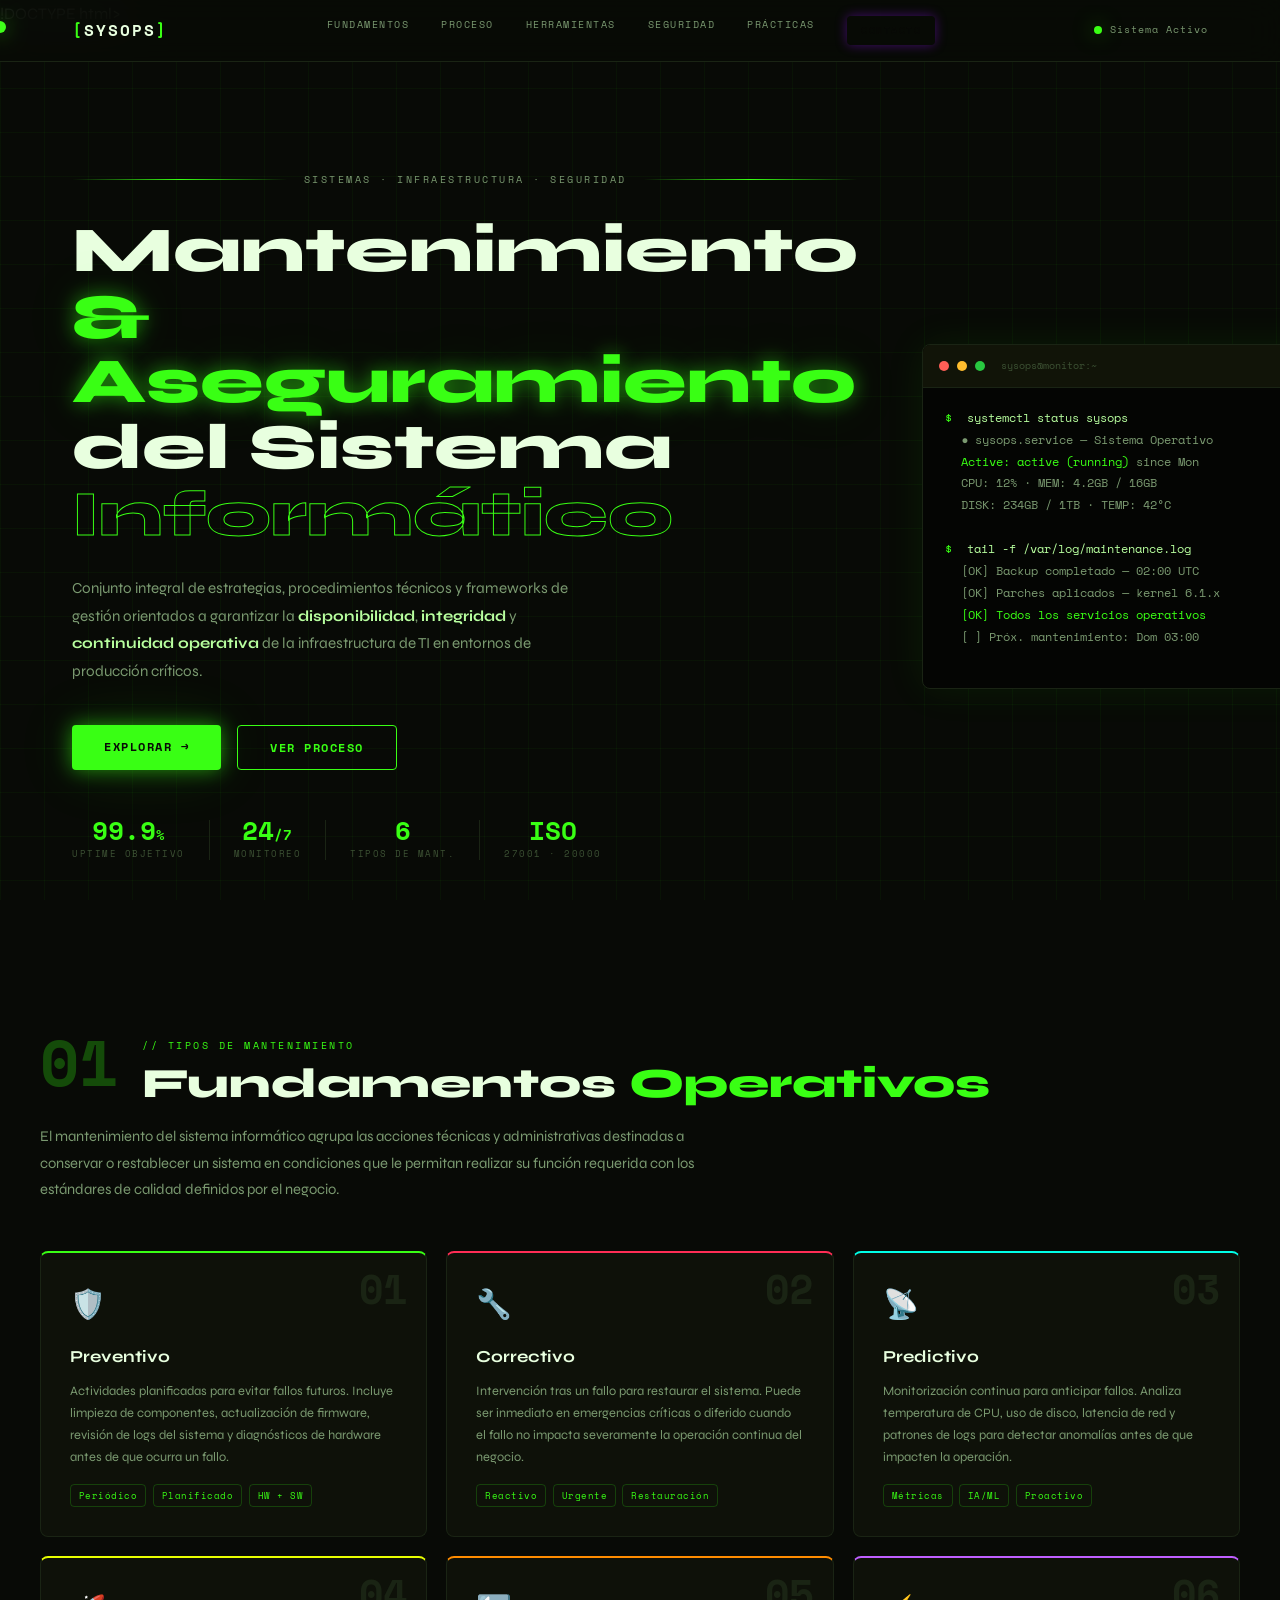
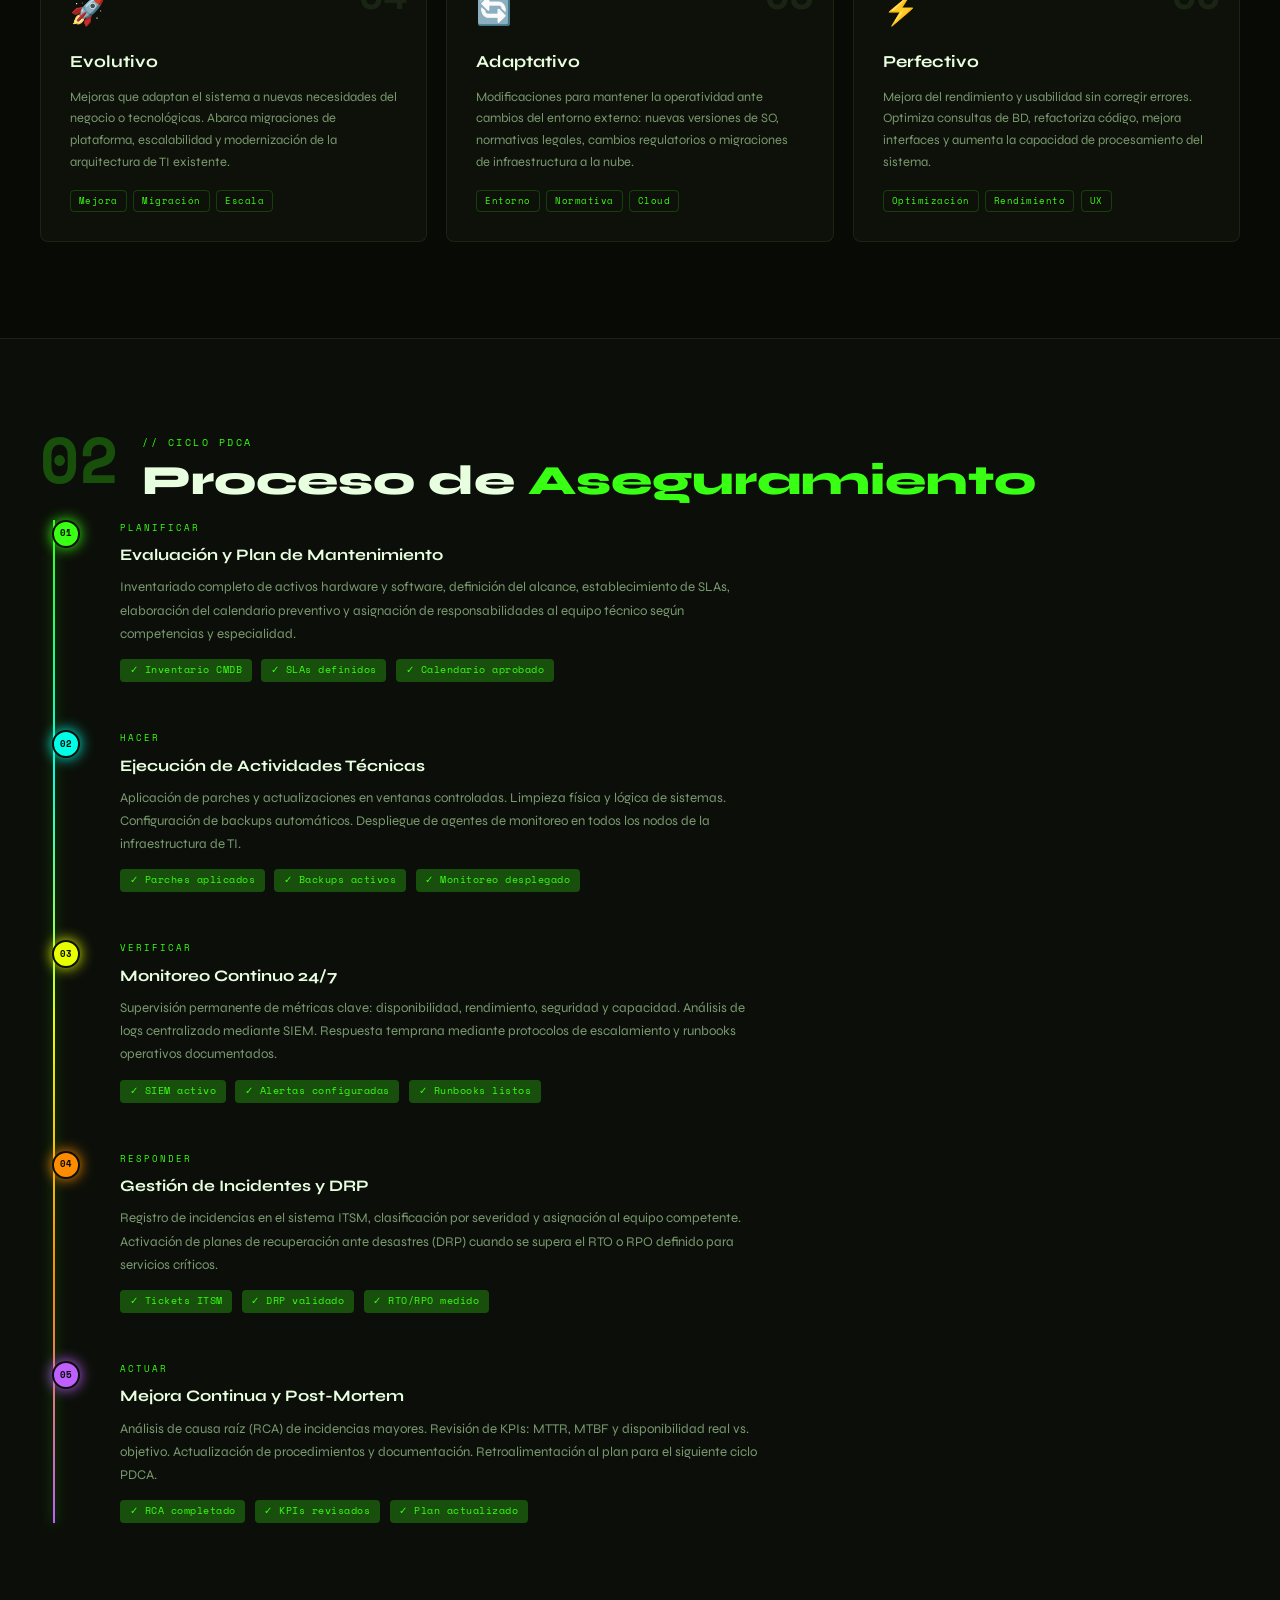
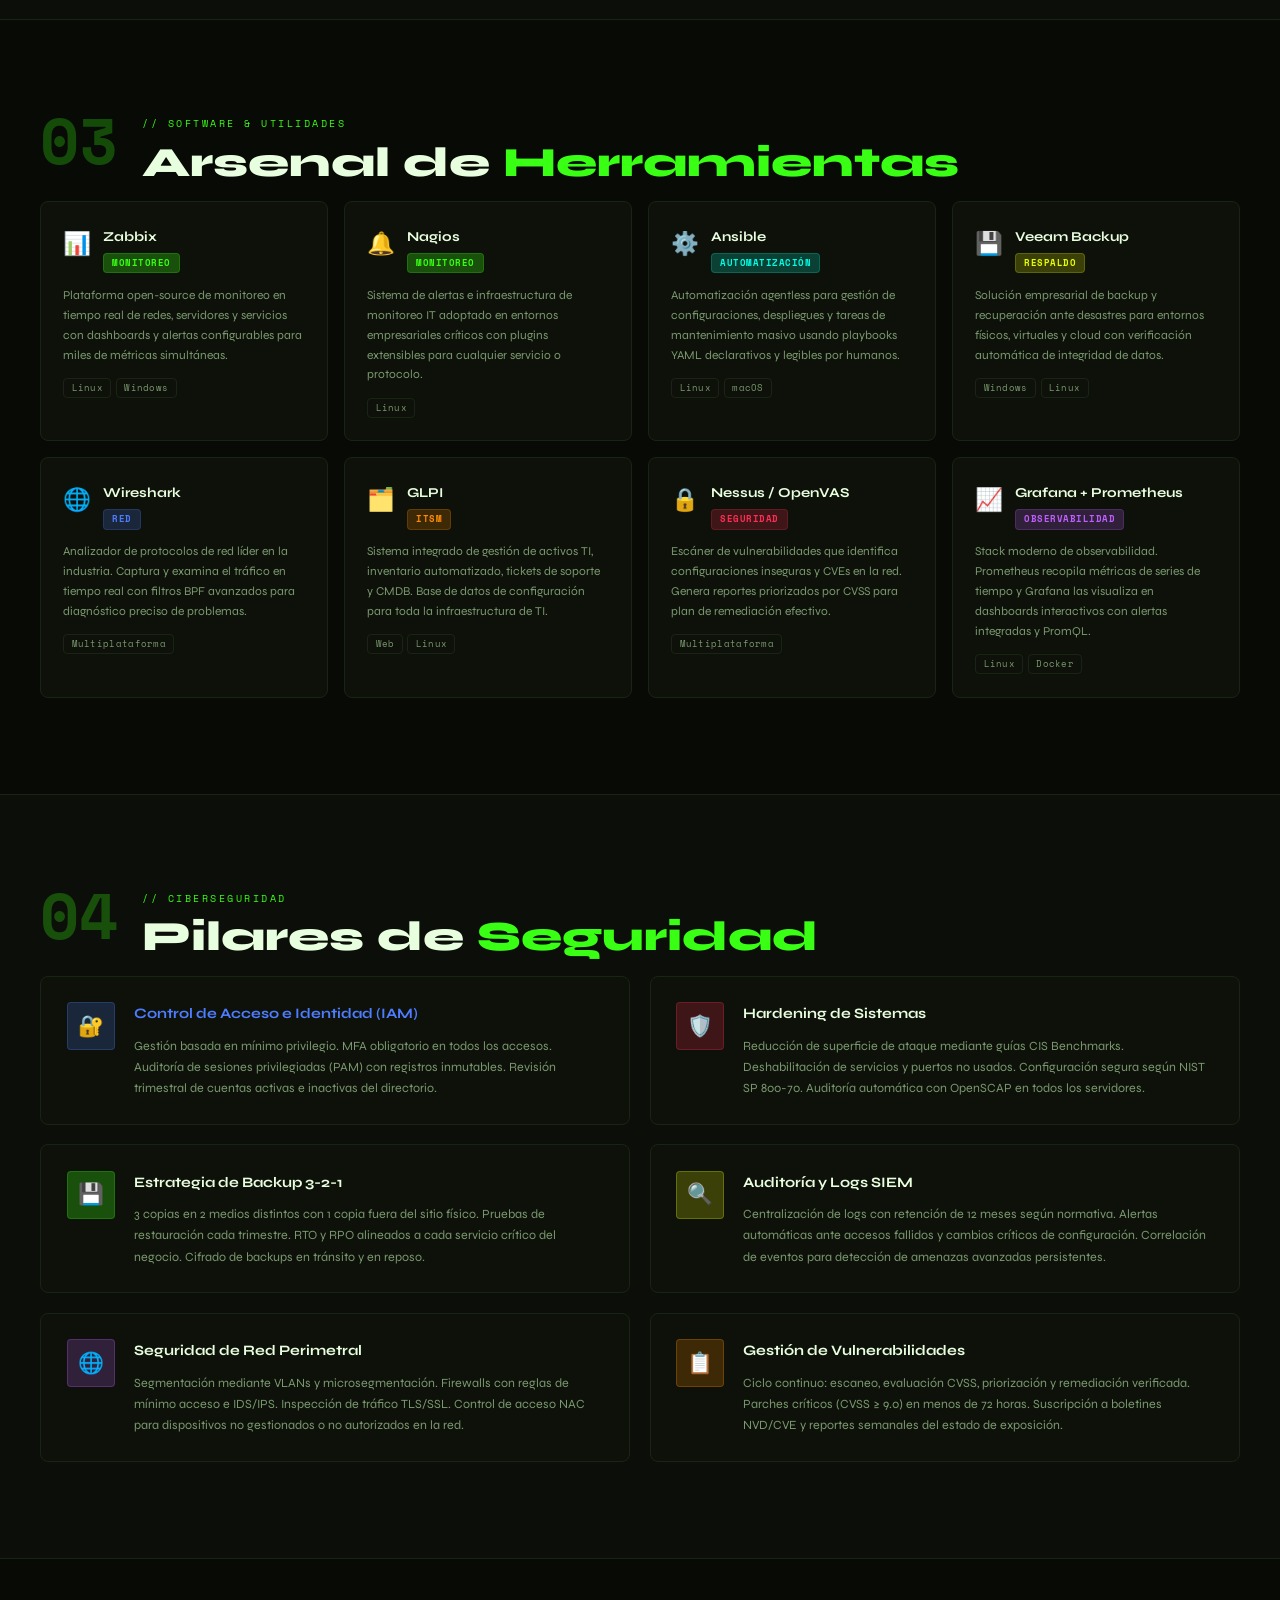
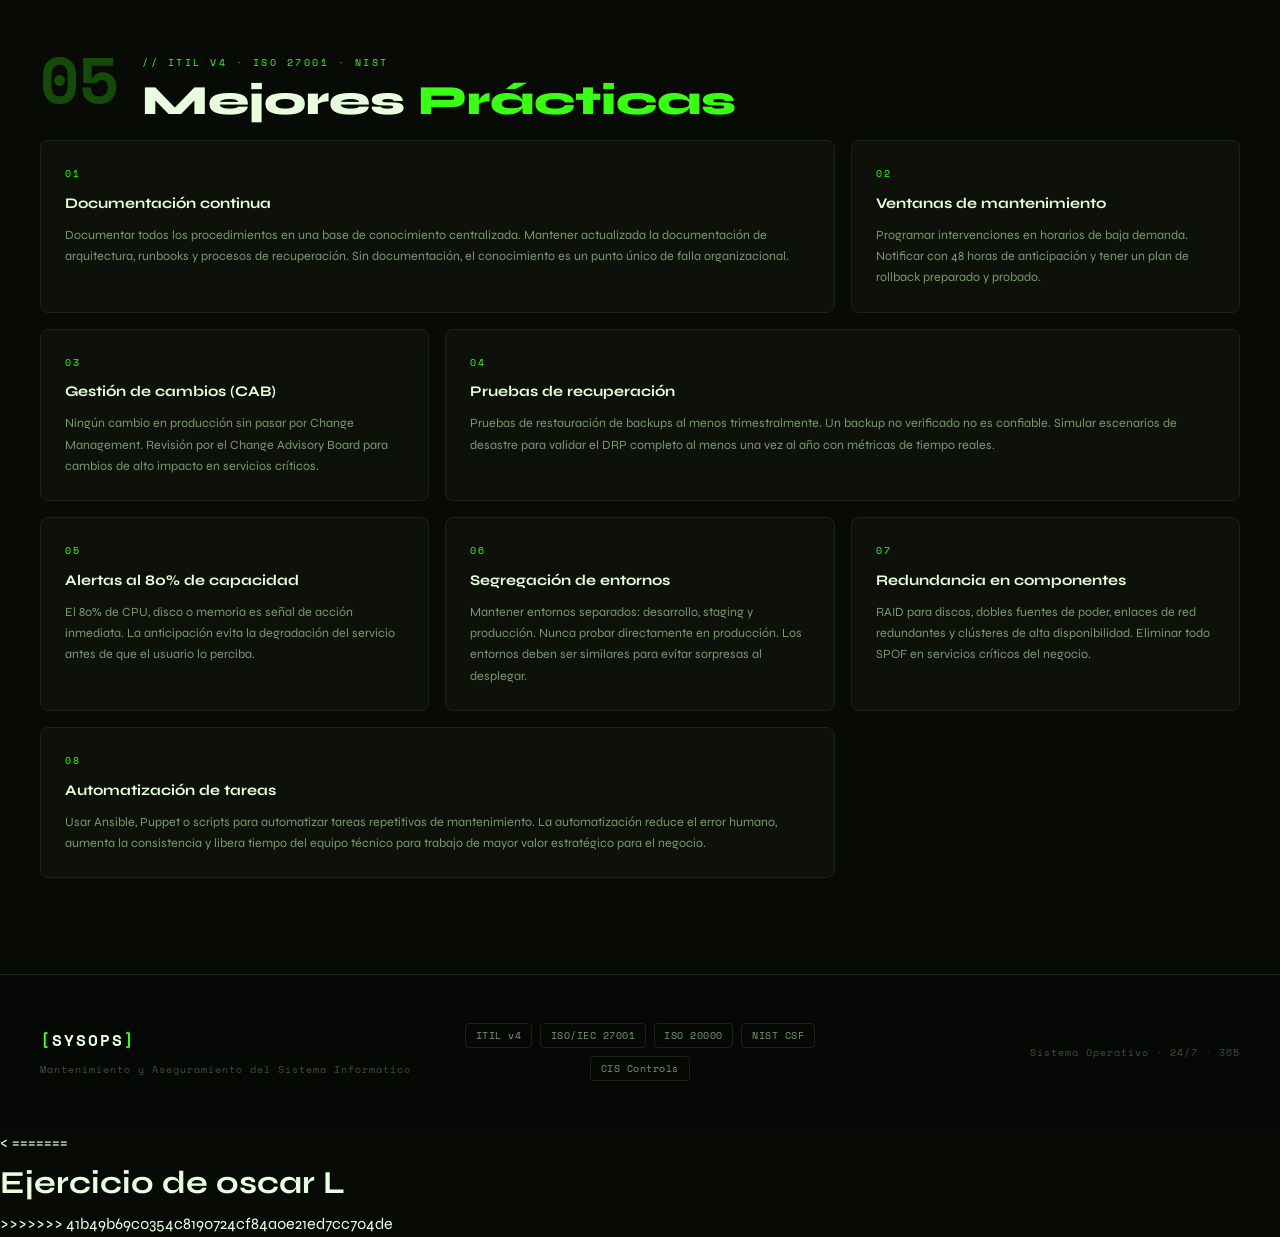
<file: index.html>
!DOCTYPE html>
<html lang="es">
<head>
  <meta charset="UTF-8" />
  <meta name="viewport" content="width=device-width, initial-scale=1.0" />
  <title>SYSOPS — Mantenimiento del Sistema Informático</title>
  <link rel="stylesheet" href="style.css" />
  <link rel="preconnect" href="https://fonts.googleapis.com" />
  <link href="https://fonts.googleapis.com/css2?family=Syne:wght@400;700;800&family=Space+Mono:ital,wght@0,400;0,700;1,400&display=swap" rel="stylesheet" />
</head>
<body>

  <div class="cursor" id="cursor"></div>
  <canvas class="noise-canvas" id="noiseCanvas"></canvas>

  <!-- HEADER -->
  <header class="header">
    <div class="header__inner">
      <a class="header__logo" href="#">
        <span class="bracket">[</span>SYSOPS<span class="bracket">]</span>
      </a>
      <nav class="header__nav">
        <a href="#fundamentos">Fundamentos</a>
        <a href="#proceso">Proceso</a>
        <a href="#herramientas">Herramientas</a>
        <a href="#seguridad">Seguridad</a>
        <a href="#practicas">Prácticas</a>
        <a href="contacto.html" class="nav-contact">Contacto</a>
      </nav>
      <div class="header__status">
        <span class="status-dot"></span>
        <span>Sistema Activo</span>
      </div>
    </div>
  </header>

  <!-- HERO -->
  <section class="hero">
    <div class="hero__grid"></div>
    <div class="hero__content">
      <div class="hero__eyebrow">
        <span class="ey-line"></span>
        <span>SISTEMAS · INFRAESTRUCTURA · SEGURIDAD</span>
        <span class="ey-line"></span>
      </div>
      <h1 class="hero__title">
        <span>Mantenimiento</span>
        <span class="acc">&amp; Aseguramiento</span>
        <span>del Sistema</span>
        <span class="outline">Informático</span>
      </h1>
      <p class="hero__desc">
        Conjunto integral de estrategias, procedimientos técnicos y frameworks de gestión
        orientados a garantizar la <strong>disponibilidad</strong>, <strong>integridad</strong>
        y <strong>continuidad operativa</strong> de la infraestructura de TI en entornos de producción críticos.
      </p>
      <div class="hero__actions">
        <a class="btn btn--fill" href="#fundamentos">Explorar →</a>
        <a class="btn btn--ghost" href="#proceso">Ver Proceso</a>
      </div>
      <div class="hero__metrics">
        <div class="metric">
          <span class="metric__val">99.9<em>%</em></span>
          <span class="metric__lbl">Uptime objetivo</span>
        </div>
        <div class="metric-sep"></div>
        <div class="metric">
          <span class="metric__val">24<em>/7</em></span>
          <span class="metric__lbl">Monitoreo</span>
        </div>
        <div class="metric-sep"></div>
        <div class="metric">
          <span class="metric__val">6</span>
          <span class="metric__lbl">Tipos de mant.</span>
        </div>
        <div class="metric-sep"></div>
        <div class="metric">
          <span class="metric__val">ISO</span>
          <span class="metric__lbl">27001 · 20000</span>
        </div>
      </div>
    </div>

    <div class="hero__terminal">
      <div class="term__bar">
        <span class="t-dot dot-r"></span>
        <span class="t-dot dot-y"></span>
        <span class="t-dot dot-g"></span>
        <span class="term__title">sysops@monitor:~</span>
      </div>
      <div class="term__body">
        <p><span class="t-prompt">$</span> <span class="t-cmd">systemctl status sysops</span></p>
        <p class="t-out">● sysops.service — Sistema Operativo</p>
        <p class="t-out"><span class="t-green">   Active: active (running)</span> since Mon</p>
        <p class="t-out">   CPU: 12% · MEM: 4.2GB / 16GB</p>
        <p class="t-out">   DISK: 234GB / 1TB · TEMP: 42°C</p>
        <br/>
        <p><span class="t-prompt">$</span> <span class="t-cmd">tail -f /var/log/maintenance.log</span></p>
        <p class="t-out">[OK] Backup completado — 02:00 UTC</p>
        <p class="t-out">[OK] Parches aplicados — kernel 6.1.x</p>
        <p class="t-out"><span class="t-green">[OK] Todos los servicios operativos</span></p>
        <p class="t-out">[  ] Próx. mantenimiento: Dom 03:00</p>
        <p class="t-cursor" id="tcursor">█</p>
      </div>
    </div>
  </section>

  <!-- FUNDAMENTOS -->
  <section class="section" id="fundamentos">
    <div class="container">
      <div class="sec-head">
        <span class="sec-num">01</span>
        <div>
          <p class="sec-label">// Tipos de Mantenimiento</p>
          <h2 class="sec-title">Fundamentos <span class="acc">Operativos</span></h2>
        </div>
      </div>
      <p class="sec-intro">
        El mantenimiento del sistema informático agrupa las acciones técnicas y administrativas
        destinadas a conservar o restablecer un sistema en condiciones que le permitan realizar
        su función requerida con los estándares de calidad definidos por el negocio.
      </p>

      <div class="cards-grid">
        <article class="mcard mcard--1 reveal">
          <div class="mcard__num">01</div>
          <div class="mcard__icon">🛡️</div>
          <h3 class="mcard__title">Preventivo</h3>
          <p class="mcard__text">Actividades planificadas para evitar fallos futuros. Incluye limpieza de componentes, actualización de firmware, revisión de logs del sistema y diagnósticos de hardware antes de que ocurra un fallo.</p>
          <div class="mcard__tags"><span>Periódico</span><span>Planificado</span><span>HW + SW</span></div>
        </article>
        <article class="mcard mcard--2 reveal">
          <div class="mcard__num">02</div>
          <div class="mcard__icon">🔧</div>
          <h3 class="mcard__title">Correctivo</h3>
          <p class="mcard__text">Intervención tras un fallo para restaurar el sistema. Puede ser inmediato en emergencias críticas o diferido cuando el fallo no impacta severamente la operación continua del negocio.</p>
          <div class="mcard__tags"><span>Reactivo</span><span>Urgente</span><span>Restauración</span></div>
        </article>
        <article class="mcard mcard--3 reveal">
          <div class="mcard__num">03</div>
          <div class="mcard__icon">📡</div>
          <h3 class="mcard__title">Predictivo</h3>
          <p class="mcard__text">Monitorización continua para anticipar fallos. Analiza temperatura de CPU, uso de disco, latencia de red y patrones de logs para detectar anomalías antes de que impacten la operación.</p>
          <div class="mcard__tags"><span>Métricas</span><span>IA/ML</span><span>Proactivo</span></div>
        </article>
        <article class="mcard mcard--4 reveal">
          <div class="mcard__num">04</div>
          <div class="mcard__icon">🚀</div>
          <h3 class="mcard__title">Evolutivo</h3>
          <p class="mcard__text">Mejoras que adaptan el sistema a nuevas necesidades del negocio o tecnológicas. Abarca migraciones de plataforma, escalabilidad y modernización de la arquitectura de TI existente.</p>
          <div class="mcard__tags"><span>Mejora</span><span>Migración</span><span>Escala</span></div>
        </article>
        <article class="mcard mcard--5 reveal">
          <div class="mcard__num">05</div>
          <div class="mcard__icon">🔄</div>
          <h3 class="mcard__title">Adaptativo</h3>
          <p class="mcard__text">Modificaciones para mantener la operatividad ante cambios del entorno externo: nuevas versiones de SO, normativas legales, cambios regulatorios o migraciones de infraestructura a la nube.</p>
          <div class="mcard__tags"><span>Entorno</span><span>Normativa</span><span>Cloud</span></div>
        </article>
        <article class="mcard mcard--6 reveal">
          <div class="mcard__num">06</div>
          <div class="mcard__icon">⚡</div>
          <h3 class="mcard__title">Perfectivo</h3>
          <p class="mcard__text">Mejora del rendimiento y usabilidad sin corregir errores. Optimiza consultas de BD, refactoriza código, mejora interfaces y aumenta la capacidad de procesamiento del sistema.</p>
          <div class="mcard__tags"><span>Optimización</span><span>Rendimiento</span><span>UX</span></div>
        </article>
      </div>
    </div>
  </section>

  <!-- PROCESO PDCA -->
  <section class="section section--dark" id="proceso">
    <div class="container">
      <div class="sec-head">
        <span class="sec-num">02</span>
        <div>
          <p class="sec-label">// Ciclo PDCA</p>
          <h2 class="sec-title">Proceso de <span class="acc">Aseguramiento</span></h2>
        </div>
      </div>

      <div class="timeline">

        <div class="tl-step reveal">
          <div class="tl-marker tl-m1"><span>01</span></div>
          <div class="tl-content">
            <span class="tl-phase">PLANIFICAR</span>
            <h3 class="tl-title">Evaluación y Plan de Mantenimiento</h3>
            <p class="tl-desc">Inventariado completo de activos hardware y software, definición del alcance, establecimiento de SLAs, elaboración del calendario preventivo y asignación de responsabilidades al equipo técnico según competencias y especialidad.</p>
            <div class="tl-checks"><span>✓ Inventario CMDB</span><span>✓ SLAs definidos</span><span>✓ Calendario aprobado</span></div>
          </div>
        </div>

        <div class="tl-step reveal">
          <div class="tl-marker tl-m2"><span>02</span></div>
          <div class="tl-content">
            <span class="tl-phase">HACER</span>
            <h3 class="tl-title">Ejecución de Actividades Técnicas</h3>
            <p class="tl-desc">Aplicación de parches y actualizaciones en ventanas controladas. Limpieza física y lógica de sistemas. Configuración de backups automáticos. Despliegue de agentes de monitoreo en todos los nodos de la infraestructura de TI.</p>
            <div class="tl-checks"><span>✓ Parches aplicados</span><span>✓ Backups activos</span><span>✓ Monitoreo desplegado</span></div>
          </div>
        </div>

        <div class="tl-step reveal">
          <div class="tl-marker tl-m3"><span>03</span></div>
          <div class="tl-content">
            <span class="tl-phase">VERIFICAR</span>
            <h3 class="tl-title">Monitoreo Continuo 24/7</h3>
            <p class="tl-desc">Supervisión permanente de métricas clave: disponibilidad, rendimiento, seguridad y capacidad. Análisis de logs centralizado mediante SIEM. Respuesta temprana mediante protocolos de escalamiento y runbooks operativos documentados.</p>
            <div class="tl-checks"><span>✓ SIEM activo</span><span>✓ Alertas configuradas</span><span>✓ Runbooks listos</span></div>
          </div>
        </div>

        <div class="tl-step reveal">
          <div class="tl-marker tl-m4"><span>04</span></div>
          <div class="tl-content">
            <span class="tl-phase">RESPONDER</span>
            <h3 class="tl-title">Gestión de Incidentes y DRP</h3>
            <p class="tl-desc">Registro de incidencias en el sistema ITSM, clasificación por severidad y asignación al equipo competente. Activación de planes de recuperación ante desastres (DRP) cuando se supera el RTO o RPO definido para servicios críticos.</p>
            <div class="tl-checks"><span>✓ Tickets ITSM</span><span>✓ DRP validado</span><span>✓ RTO/RPO medido</span></div>
          </div>
        </div>

        <div class="tl-step reveal">
          <div class="tl-marker tl-m5"><span>05</span></div>
          <div class="tl-content">
            <span class="tl-phase">ACTUAR</span>
            <h3 class="tl-title">Mejora Continua y Post-Mortem</h3>
            <p class="tl-desc">Análisis de causa raíz (RCA) de incidencias mayores. Revisión de KPIs: MTTR, MTBF y disponibilidad real vs. objetivo. Actualización de procedimientos y documentación. Retroalimentación al plan para el siguiente ciclo PDCA.</p>
            <div class="tl-checks"><span>✓ RCA completado</span><span>✓ KPIs revisados</span><span>✓ Plan actualizado</span></div>
          </div>
        </div>

      </div>
    </div>
  </section>

  <!-- HERRAMIENTAS -->
  <section class="section" id="herramientas">
    <div class="container">
      <div class="sec-head">
        <span class="sec-num">03</span>
        <div>
          <p class="sec-label">// Software &amp; Utilidades</p>
          <h2 class="sec-title">Arsenal de <span class="acc">Herramientas</span></h2>
        </div>
      </div>

      <div class="tools-grid">
        <div class="tool reveal">
          <div class="tool__head">
            <span class="tool__icon">📊</span>
            <div><h3 class="tool__name">Zabbix</h3><span class="tbadge b-mon">Monitoreo</span></div>
          </div>
          <p class="tool__desc">Plataforma open-source de monitoreo en tiempo real de redes, servidores y servicios con dashboards y alertas configurables para miles de métricas simultáneas.</p>
          <div class="tool__plat"><span>Linux</span><span>Windows</span></div>
        </div>
        <div class="tool reveal">
          <div class="tool__head">
            <span class="tool__icon">🔔</span>
            <div><h3 class="tool__name">Nagios</h3><span class="tbadge b-mon">Monitoreo</span></div>
          </div>
          <p class="tool__desc">Sistema de alertas e infraestructura de monitoreo IT adoptado en entornos empresariales críticos con plugins extensibles para cualquier servicio o protocolo.</p>
          <div class="tool__plat"><span>Linux</span></div>
        </div>
        <div class="tool reveal">
          <div class="tool__head">
            <span class="tool__icon">⚙️</span>
            <div><h3 class="tool__name">Ansible</h3><span class="tbadge b-auto">Automatización</span></div>
          </div>
          <p class="tool__desc">Automatización agentless para gestión de configuraciones, despliegues y tareas de mantenimiento masivo usando playbooks YAML declarativos y legibles por humanos.</p>
          <div class="tool__plat"><span>Linux</span><span>macOS</span></div>
        </div>
        <div class="tool reveal">
          <div class="tool__head">
            <span class="tool__icon">💾</span>
            <div><h3 class="tool__name">Veeam Backup</h3><span class="tbadge b-bkp">Respaldo</span></div>
          </div>
          <p class="tool__desc">Solución empresarial de backup y recuperación ante desastres para entornos físicos, virtuales y cloud con verificación automática de integridad de datos.</p>
          <div class="tool__plat"><span>Windows</span><span>Linux</span></div>
        </div>
        <div class="tool reveal">
          <div class="tool__head">
            <span class="tool__icon">🌐</span>
            <div><h3 class="tool__name">Wireshark</h3><span class="tbadge b-net">Red</span></div>
          </div>
          <p class="tool__desc">Analizador de protocolos de red líder en la industria. Captura y examina el tráfico en tiempo real con filtros BPF avanzados para diagnóstico preciso de problemas.</p>
          <div class="tool__plat"><span>Multiplataforma</span></div>
        </div>
        <div class="tool reveal">
          <div class="tool__head">
            <span class="tool__icon">🗂️</span>
            <div><h3 class="tool__name">GLPI</h3><span class="tbadge b-itsm">ITSM</span></div>
          </div>
          <p class="tool__desc">Sistema integrado de gestión de activos TI, inventario automatizado, tickets de soporte y CMDB. Base de datos de configuración para toda la infraestructura de TI.</p>
          <div class="tool__plat"><span>Web</span><span>Linux</span></div>
        </div>
        <div class="tool reveal">
          <div class="tool__head">
            <span class="tool__icon">🔒</span>
            <div><h3 class="tool__name">Nessus / OpenVAS</h3><span class="tbadge b-sec">Seguridad</span></div>
          </div>
          <p class="tool__desc">Escáner de vulnerabilidades que identifica configuraciones inseguras y CVEs en la red. Genera reportes priorizados por CVSS para plan de remediación efectivo.</p>
          <div class="tool__plat"><span>Multiplataforma</span></div>
        </div>
        <div class="tool reveal">
          <div class="tool__head">
            <span class="tool__icon">📈</span>
            <div><h3 class="tool__name">Grafana + Prometheus</h3><span class="tbadge b-obs">Observabilidad</span></div>
          </div>
          <p class="tool__desc">Stack moderno de observabilidad. Prometheus recopila métricas de series de tiempo y Grafana las visualiza en dashboards interactivos con alertas integradas y PromQL.</p>
          <div class="tool__plat"><span>Linux</span><span>Docker</span></div>
        </div>
      </div>
    </div>
  </section>

  <!-- SEGURIDAD -->
  <section class="section section--dark" id="seguridad">
    <div class="container">
      <div class="sec-head">
        <span class="sec-num">04</span>
        <div>
          <p class="sec-label">// Ciberseguridad</p>
          <h2 class="sec-title">Pilares de <span class="acc">Seguridad</span></h2>
        </div>
      </div>

      <div class="sec-grid">
        <div class="pillar reveal">
          <div class="pillar__icon pillar--blue">🔐</div>
          <div class="pillar__body">
            <h3>Control de Acceso e Identidad (IAM)</h3>
            <p>Gestión basada en mínimo privilegio. MFA obligatorio en todos los accesos. Auditoría de sesiones privilegiadas (PAM) con registros inmutables. Revisión trimestral de cuentas activas e inactivas del directorio.</p>
          </div>
        </div>
        <div class="pillar reveal">
          <div class="pillar__icon pillar--red">🛡️</div>
          <div class="pillar__body">
            <h3>Hardening de Sistemas</h3>
            <p>Reducción de superficie de ataque mediante guías CIS Benchmarks. Deshabilitación de servicios y puertos no usados. Configuración segura según NIST SP 800-70. Auditoría automática con OpenSCAP en todos los servidores.</p>
          </div>
        </div>
        <div class="pillar reveal">
          <div class="pillar__icon pillar--green">💾</div>
          <div class="pillar__body">
            <h3>Estrategia de Backup 3-2-1</h3>
            <p>3 copias en 2 medios distintos con 1 copia fuera del sitio físico. Pruebas de restauración cada trimestre. RTO y RPO alineados a cada servicio crítico del negocio. Cifrado de backups en tránsito y en reposo.</p>
          </div>
        </div>
        <div class="pillar reveal">
          <div class="pillar__icon pillar--yellow">🔍</div>
          <div class="pillar__body">
            <h3>Auditoría y Logs SIEM</h3>
            <p>Centralización de logs con retención de 12 meses según normativa. Alertas automáticas ante accesos fallidos y cambios críticos de configuración. Correlación de eventos para detección de amenazas avanzadas persistentes.</p>
          </div>
        </div>
        <div class="pillar reveal">
          <div class="pillar__icon pillar--purple">🌐</div>
          <div class="pillar__body">
            <h3>Seguridad de Red Perimetral</h3>
            <p>Segmentación mediante VLANs y microsegmentación. Firewalls con reglas de mínimo acceso e IDS/IPS. Inspección de tráfico TLS/SSL. Control de acceso NAC para dispositivos no gestionados o no autorizados en la red.</p>
          </div>
        </div>
        <div class="pillar reveal">
          <div class="pillar__icon pillar--orange">📋</div>
          <div class="pillar__body">
            <h3>Gestión de Vulnerabilidades</h3>
            <p>Ciclo continuo: escaneo, evaluación CVSS, priorización y remediación verificada. Parches críticos (CVSS ≥ 9.0) en menos de 72 horas. Suscripción a boletines NVD/CVE y reportes semanales del estado de exposición.</p>
          </div>
        </div>
      </div>
    </div>
  </section>

  <!-- BUENAS PRÁCTICAS -->
  <section class="section" id="practicas">
    <div class="container">
      <div class="sec-head">
        <span class="sec-num">05</span>
        <div>
          <p class="sec-label">// ITIL v4 · ISO 27001 · NIST</p>
          <h2 class="sec-title">Mejores <span class="acc">Prácticas</span></h2>
        </div>
      </div>

      <div class="prac-grid">
        <div class="prac prac--big reveal">
          <span class="prac__n">01</span>
          <h3>Documentación continua</h3>
          <p>Documentar todos los procedimientos en una base de conocimiento centralizada. Mantener actualizada la documentación de arquitectura, runbooks y procesos de recuperación. Sin documentación, el conocimiento es un punto único de falla organizacional.</p>
        </div>
        <div class="prac reveal">
          <span class="prac__n">02</span>
          <h3>Ventanas de mantenimiento</h3>
          <p>Programar intervenciones en horarios de baja demanda. Notificar con 48 horas de anticipación y tener un plan de rollback preparado y probado.</p>
        </div>
        <div class="prac reveal">
          <span class="prac__n">03</span>
          <h3>Gestión de cambios (CAB)</h3>
          <p>Ningún cambio en producción sin pasar por Change Management. Revisión por el Change Advisory Board para cambios de alto impacto en servicios críticos.</p>
        </div>
        <div class="prac prac--big reveal">
          <span class="prac__n">04</span>
          <h3>Pruebas de recuperación</h3>
          <p>Pruebas de restauración de backups al menos trimestralmente. Un backup no verificado no es confiable. Simular escenarios de desastre para validar el DRP completo al menos una vez al año con métricas de tiempo reales.</p>
        </div>
        <div class="prac reveal">
          <span class="prac__n">05</span>
          <h3>Alertas al 80% de capacidad</h3>
          <p>El 80% de CPU, disco o memoria es señal de acción inmediata. La anticipación evita la degradación del servicio antes de que el usuario lo perciba.</p>
        </div>
        <div class="prac reveal">
          <span class="prac__n">06</span>
          <h3>Segregación de entornos</h3>
          <p>Mantener entornos separados: desarrollo, staging y producción. Nunca probar directamente en producción. Los entornos deben ser similares para evitar sorpresas al desplegar.</p>
        </div>
        <div class="prac reveal">
          <span class="prac__n">07</span>
          <h3>Redundancia en componentes</h3>
          <p>RAID para discos, dobles fuentes de poder, enlaces de red redundantes y clústeres de alta disponibilidad. Eliminar todo SPOF en servicios críticos del negocio.</p>
        </div>
        <div class="prac prac--big reveal">
          <span class="prac__n">08</span>
          <h3>Automatización de tareas</h3>
          <p>Usar Ansible, Puppet o scripts para automatizar tareas repetitivas de mantenimiento. La automatización reduce el error humano, aumenta la consistencia y libera tiempo del equipo técnico para trabajo de mayor valor estratégico para el negocio.</p>
        </div>
      </div>
    </div>
  </section>

  <!-- FOOTER -->
  <footer class="footer">
    <div class="footer__inner">
      <div class="footer__brand">
        <div class="footer__logo"><span class="bracket">[</span>SYSOPS<span class="bracket">]</span></div>
        <p>Mantenimiento y Aseguramiento del Sistema Informático</p>
      </div>
      <div class="footer__standards">
        <span>ITIL v4</span>
        <span>ISO/IEC 27001</span>
        <span>ISO 20000</span>
        <span>NIST CSF</span>
        <span>CIS Controls</span>
      </div>
      <p class="footer__copy">Sistema Operativo · 24/7 · 365</p>
    </div>
  </footer>

  <script>
    // Cursor
    const cur = document.getElementById('cursor');
    document.addEventListener('mousemove', e => {
      cur.style.left = e.clientX + 'px';
      cur.style.top  = e.clientY + 'px';
    });
    document.querySelectorAll('a,button,.mcard,.tool,.pillar,.prac').forEach(el => {
      el.addEventListener('mouseenter', () => cur.classList.add('big'));
      el.addEventListener('mouseleave', () => cur.classList.remove('big'));
    });

    // Noise canvas
    const canvas = document.getElementById('noiseCanvas');
    const ctx = canvas.getContext('2d');
    function resize() { canvas.width = window.innerWidth; canvas.height = window.innerHeight; }
    resize(); window.addEventListener('resize', resize);
    function noise() {
      const d = ctx.createImageData(canvas.width, canvas.height);
      for (let i = 0; i < d.data.length; i += 4) {
        const v = Math.random() * 255;
        d.data[i] = d.data[i+1] = d.data[i+2] = v; d.data[i+3] = 9;
      }
      ctx.putImageData(d, 0, 0);
      setTimeout(noise, 80);
    }
    noise();

    // Terminal cursor blink
    const tc = document.getElementById('tcursor');
    setInterval(() => tc.style.opacity = tc.style.opacity === '0' ? '1' : '0', 500);

    // Scroll reveal
    const obs = new IntersectionObserver(entries => {
      entries.forEach(e => { if (e.isIntersecting) e.target.classList.add('visible'); });
    }, { threshold: 0.12 });
    document.querySelectorAll('.reveal').forEach(el => obs.observe(el));
  </script>
</body>
</html>
<
=======
<!DOCTYPE html>
<html lang="en">
<head>
    <meta charset="UTF-8">
    <meta name="viewport" content="width=
    , initial-scale=1.0">
    <title>Ejemplo de página web basica</title>
    <h1>Ejercicio de oscar L</h1>
</head>
<body>
    
</body>
</html>
>>>>>>> 41b49b69c0354c8190724cf84a0e21ed7cc704de
</file>
<file: style.css>
/* ============================================================
   SYSOPS — Mantenimiento y Aseguramiento del Sistema Informático
   style.css · Tema: Biopunk / Verde Neón sobre Negro Profundo
   Fuentes: Syne (display) + Space Mono (código)
   ============================================================ */

/* ── Google Fonts ── */
@import url('https://fonts.googleapis.com/css2?family=Syne:wght@400;700;800&family=Space+Mono:ital,wght@0,400;0,700;1,400&display=swap');

/* ══════════════════════════════════════════════════════════
   VARIABLES DE COLOR Y TEMA
   ══════════════════════════════════════════════════════════ */
:root {
  /* Fondos */
  --bg:         #080a06;
  --bg-2:       #0c0f09;
  --bg-3:       #111408;
  --bg-card:    #0e1109;
  --bg-dark:    #060806;

  /* Verde neón — color principal */
  --neon:       #39ff14;
  --neon-dim:   #39ff1444;
  --neon-glow:  0 0 20px #39ff1488, 0 0 60px #39ff1422;
  --neon-soft:  #b8ff9f;

  /* Acento amarillo */
  --yellow:     #e8ff00;
  --yellow-dim: #e8ff0033;

  /* Acento cyan */
  --cyan:       #00ffe7;
  --cyan-dim:   #00ffe733;

  /* Acento rojo */
  --red:        #ff2d55;
  --red-dim:    #ff2d5533;

  /* Acento azul */
  --blue:       #4d7cff;
  --blue-dim:   #4d7cff33;

  /* Acento púrpura */
  --purple:     #bf5fff;
  --purple-dim: #bf5fff33;

  /* Acento naranja */
  --orange:     #ff8c00;
  --orange-dim: #ff8c0033;

  /* Texto */
  --text-h:     #e8ffdf;
  --text-b:     #7a9970;
  --text-m:     #3d5234;
  --text-code:  #39ff14;

  /* Bordes */
  --border:     #1a2414;
  --border-b:   #39ff1433;

  /* Fuentes */
  --font-d:     'Syne', sans-serif;
  --font-m:     'Space Mono', monospace;

  /* Radios */
  --r-sm:       4px;
  --r-md:       8px;
  --r-lg:       16px;
}

/* ══════════════════════════════════════════════════════════
   RESET Y BASE
   ══════════════════════════════════════════════════════════ */
*, *::before, *::after { box-sizing: border-box; margin: 0; padding: 0; }
html { scroll-behavior: smooth; font-size: 16px; }

body {
  background: var(--bg);
  color: var(--text-h);
  font-family: var(--font-d);
  font-weight: 400;
  line-height: 1.7;
  overflow-x: hidden;
  cursor: none;
}

::-webkit-scrollbar { width: 4px; }
::-webkit-scrollbar-track { background: var(--bg); }
::-webkit-scrollbar-thumb { background: var(--neon); border-radius: 2px; }
::selection { background: var(--neon); color: var(--bg); }

strong { color: var(--neon-soft); font-weight: 700; }

/* ── Cursor personalizado ── */
.cursor {
  position: fixed;
  width: 12px; height: 12px;
  background: var(--neon);
  border-radius: 50%;
  pointer-events: none;
  z-index: 9999;
  transform: translate(-50%, -50%);
  transition: width .2s, height .2s, box-shadow .2s;
  box-shadow: var(--neon-glow);
  mix-blend-mode: screen;
}
.cursor.big { width: 32px; height: 32px; background: transparent; border: 1px solid var(--neon); }

/* ── Canvas de ruido ── */
.noise-canvas {
  position: fixed;
  inset: 0;
  pointer-events: none;
  z-index: 1;
  opacity: .35;
  mix-blend-mode: overlay;
}

/* ── Clase accent y outline ── */
.acc      { color: var(--neon); }
.bracket  { color: var(--neon); }

/* ══════════════════════════════════════════════════════════
   HEADER / NAVBAR
   ══════════════════════════════════════════════════════════ */
.header {
  position: fixed;
  top: 0; left: 0; right: 0;
  z-index: 500;
  border-bottom: 1px solid var(--border);
  background: rgba(8,10,6,.9);
  backdrop-filter: blur(20px);
}

.header__inner {
  max-width: 1200px;
  margin: 0 auto;
  padding: 1rem 2rem;
  display: flex;
  align-items: center;
  justify-content: space-between;
  gap: 2rem;
}

.header__logo {
  font-family: var(--font-m);
  font-size: 1rem;
  font-weight: 700;
  color: var(--text-h);
  text-decoration: none;
  letter-spacing: 2px;
}
.header__logo .bracket { color: var(--neon); }

.header__nav {
  display: flex;
  gap: 2rem;
}
.header__nav a {
  font-family: var(--font-m);
  font-size: .65rem;
  color: var(--text-b);
  text-decoration: none;
  letter-spacing: 1.5px;
  text-transform: uppercase;
  transition: color .2s;
}
.header__nav a:hover { color: var(--neon); text-shadow: var(--neon-glow); }

.header__status {
  display: flex;
  align-items: center;
  gap: .5rem;
  font-family: var(--font-m);
  font-size: .62rem;
  color: var(--text-b);
  letter-spacing: 1px;
}

.status-dot {
  width: 8px; height: 8px;
  border-radius: 50%;
  background: var(--neon);
  box-shadow: var(--neon-glow);
  animation: pulse 2s infinite;
}

@keyframes pulse {
  0%, 100% { opacity: 1; box-shadow: 0 0 8px var(--neon); }
  50%       { opacity: .5; box-shadow: 0 0 20px var(--neon); }
}

/* ══════════════════════════════════════════════════════════
   HERO
   ══════════════════════════════════════════════════════════ */
.hero {
  min-height: 100vh;
  padding: 9rem 2rem 5rem;
  display: grid;
  grid-template-columns: 1fr 420px;
  gap: 4rem;
  align-items: center;
  max-width: 1200px;
  margin: 0 auto;
  position: relative;
}

.hero__grid {
  position: fixed;
  inset: 0;
  z-index: 0;
  background-image:
    linear-gradient(rgba(57,255,20,.04) 1px, transparent 1px),
    linear-gradient(90deg, rgba(57,255,20,.04) 1px, transparent 1px);
  background-size: 44px 44px;
  pointer-events: none;
}

.hero__content { position: relative; z-index: 2; }

.hero__eyebrow {
  display: flex;
  align-items: center;
  gap: 1rem;
  font-family: var(--font-m);
  font-size: .6rem;
  color: var(--text-b);
  letter-spacing: 2.5px;
  text-transform: uppercase;
  margin-bottom: 2rem;
}
.ey-line {
  flex: 1;
  height: 1px;
  background: linear-gradient(90deg, transparent, var(--neon), transparent);
}

.hero__title {
  display: flex;
  flex-direction: column;
  font-size: clamp(2.5rem, 5vw, 4rem);
  font-weight: 800;
  line-height: 1.0;
  margin-bottom: 1.8rem;
  gap: .15rem;
}
.hero__title .acc {
  color: var(--neon);
  text-shadow: var(--neon-glow);
}
.hero__title .outline {
  color: transparent;
  -webkit-text-stroke: 1px var(--neon);
}

.hero__desc {
  font-size: .95rem;
  color: var(--text-b);
  max-width: 500px;
  margin-bottom: 2.5rem;
  line-height: 1.8;
}

.hero__actions {
  display: flex;
  gap: 1rem;
  margin-bottom: 3rem;
}

/* ── Botones ── */
.btn {
  display: inline-block;
  font-family: var(--font-m);
  font-size: .72rem;
  font-weight: 700;
  letter-spacing: 1.5px;
  text-transform: uppercase;
  text-decoration: none;
  padding: .75rem 2rem;
  border-radius: var(--r-sm);
  cursor: none;
  transition: all .25s;
  border: none;
}

.btn--fill {
  background: var(--neon);
  color: var(--bg);
  box-shadow: var(--neon-glow);
}
.btn--fill:hover { background: var(--neon-soft); transform: translateY(-2px); }

.btn--ghost {
  background: transparent;
  color: var(--neon);
  border: 1px solid var(--neon);
}
.btn--ghost:hover { background: var(--neon-dim); transform: translateY(-2px); }

/* ── Métricas hero ── */
.hero__metrics {
  display: flex;
  align-items: center;
  gap: 1.5rem;
}

.metric { text-align: center; }
.metric__val {
  display: block;
  font-family: var(--font-m);
  font-size: 1.6rem;
  font-weight: 700;
  color: var(--neon);
  line-height: 1;
}
.metric__val em { font-size: .9rem; font-style: normal; }
.metric__lbl {
  display: block;
  font-family: var(--font-m);
  font-size: .55rem;
  color: var(--text-m);
  letter-spacing: 1.5px;
  text-transform: uppercase;
  margin-top: .2rem;
}

.metric-sep {
  width: 1px;
  height: 40px;
  background: var(--border);
}

/* ══════════════════════════════════════════════════════════
   TERMINAL HERO
   ══════════════════════════════════════════════════════════ */
.hero__terminal {
  position: relative;
  z-index: 2;
  background: #040503;
  border: 1px solid var(--border);
  border-radius: var(--r-md);
  overflow: hidden;
  box-shadow: 0 0 40px rgba(57,255,20,.08);
  animation: fadeUp .8s .4s ease both;
}

.term__bar {
  display: flex;
  align-items: center;
  gap: .5rem;
  padding: .75rem 1rem;
  background: var(--bg-3);
  border-bottom: 1px solid var(--border);
}

.t-dot {
  width: 10px; height: 10px;
  border-radius: 50%;
}
.dot-r { background: #ff5f57; }
.dot-y { background: #ffbd2e; }
.dot-g { background: #28c840; }

.term__title {
  margin-left: .5rem;
  font-family: var(--font-m);
  font-size: .65rem;
  color: var(--text-m);
}

.term__body {
  padding: 1.2rem 1.4rem;
  font-family: var(--font-m);
  font-size: .72rem;
  line-height: 1.9;
}

.t-prompt { color: var(--neon); user-select: none; margin-right: .5rem; }
.t-cmd    { color: var(--neon-soft); }
.t-out    { color: var(--text-b); padding-left: 1rem; }
.t-green  { color: var(--neon); }
.t-cursor { color: var(--neon); display: inline-block; }

/* ══════════════════════════════════════════════════════════
   SECCIONES COMUNES
   ══════════════════════════════════════════════════════════ */
.section { padding: 6rem 2rem; position: relative; z-index: 2; }
.section--dark { background: var(--bg-2); border-top: 1px solid var(--border); border-bottom: 1px solid var(--border); }

.container { max-width: 1200px; margin: 0 auto; }

/* ── Cabecera de sección ── */
.sec-head {
  display: flex;
  align-items: flex-start;
  gap: 1.5rem;
  margin-bottom: 1rem;
}

.sec-num {
  font-family: var(--font-m);
  font-size: 4rem;
  font-weight: 700;
  color: var(--neon-dim);
  line-height: 1;
  flex-shrink: 0;
  margin-top: -.5rem;
}

.sec-label {
  font-family: var(--font-m);
  font-size: .62rem;
  color: var(--neon);
  letter-spacing: 2.5px;
  text-transform: uppercase;
  margin-bottom: .4rem;
}

.sec-title {
  font-size: clamp(1.8rem, 3.5vw, 2.6rem);
  font-weight: 800;
  line-height: 1.1;
  margin-bottom: 0;
}

.sec-intro {
  color: var(--text-b);
  max-width: 680px;
  margin: 1rem 0 3rem;
  line-height: 1.8;
  font-size: .92rem;
}

/* ══════════════════════════════════════════════════════════
   SCROLL REVEAL
   ══════════════════════════════════════════════════════════ */
.reveal {
  opacity: 0;
  transform: translateY(24px);
  transition: opacity .6s ease, transform .6s ease;
}
.reveal.visible {
  opacity: 1;
  transform: translateY(0);
}

/* ══════════════════════════════════════════════════════════
   CARDS — TIPOS DE MANTENIMIENTO
   ══════════════════════════════════════════════════════════ */
.cards-grid {
  display: grid;
  grid-template-columns: repeat(3, 1fr);
  gap: 1.2rem;
}

.mcard {
  background: var(--bg-card);
  border: 1px solid var(--border);
  border-radius: var(--r-md);
  padding: 1.8rem;
  position: relative;
  overflow: hidden;
  transition: transform .25s, border-color .25s, box-shadow .25s;
}
.mcard::before {
  content: '';
  position: absolute;
  inset: 0;
  background: linear-gradient(135deg, var(--neon-dim) 0%, transparent 60%);
  opacity: 0;
  transition: opacity .3s;
}
.mcard:hover { transform: translateY(-5px); }
.mcard:hover::before { opacity: 1; }

/* Colores de borde superior por tipo */
.mcard--1 { border-top: 2px solid var(--neon);   } .mcard--1:hover { border-color: var(--neon);   box-shadow: 0 8px 32px rgba(57,255,20,.12); }
.mcard--2 { border-top: 2px solid var(--red);    } .mcard--2:hover { border-color: var(--red);    box-shadow: 0 8px 32px rgba(255,45,85,.12); }
.mcard--3 { border-top: 2px solid var(--cyan);   } .mcard--3:hover { border-color: var(--cyan);   box-shadow: 0 8px 32px rgba(0,255,231,.12); }
.mcard--4 { border-top: 2px solid var(--yellow); } .mcard--4:hover { border-color: var(--yellow); box-shadow: 0 8px 32px rgba(232,255,0,.12); }
.mcard--5 { border-top: 2px solid var(--orange); } .mcard--5:hover { border-color: var(--orange); box-shadow: 0 8px 32px rgba(255,140,0,.12); }
.mcard--6 { border-top: 2px solid var(--purple); } .mcard--6:hover { border-color: var(--purple); box-shadow: 0 8px 32px rgba(191,95,255,.12); }

.mcard__num {
  position: absolute;
  top: 1rem; right: 1.2rem;
  font-family: var(--font-m);
  font-size: 2.5rem;
  font-weight: 700;
  color: var(--border);
  line-height: 1;
  user-select: none;
}
.mcard__icon {
  font-size: 1.8rem;
  margin-bottom: .8rem;
  display: block;
}
.mcard__title {
  font-size: 1.05rem;
  font-weight: 700;
  margin-bottom: .6rem;
  color: var(--text-h);
}
.mcard__text {
  font-size: .8rem;
  color: var(--text-b);
  line-height: 1.7;
  margin-bottom: 1rem;
}
.mcard__tags {
  display: flex;
  flex-wrap: wrap;
  gap: .4rem;
}
.mcard__tags span {
  font-family: var(--font-m);
  font-size: .58rem;
  color: var(--neon);
  border: 1px solid var(--border-b);
  padding: .15rem .5rem;
  border-radius: var(--r-sm);
  letter-spacing: .5px;
}

/* ══════════════════════════════════════════════════════════
   TIMELINE — PROCESO PDCA
   ══════════════════════════════════════════════════════════ */
.timeline {
  position: relative;
  padding-left: 3rem;
  display: flex;
  flex-direction: column;
  gap: 0;
  max-width: 860px;
}
.timeline::before {
  content: '';
  position: absolute;
  left: 13px; top: 0; bottom: 0;
  width: 2px;
  background: linear-gradient(180deg,
    var(--neon)   0%,
    var(--cyan)   25%,
    var(--yellow) 50%,
    var(--orange) 75%,
    var(--purple) 100%
  );
  box-shadow: 0 0 12px rgba(57,255,20,.5);
}

.tl-step {
  position: relative;
  padding: 0 0 3rem 2rem;
}
.tl-step:last-child { padding-bottom: 0; }

.tl-marker {
  position: absolute;
  left: -2.25rem;
  top: 0;
  width: 28px; height: 28px;
  border-radius: 50%;
  display: flex;
  align-items: center;
  justify-content: center;
  font-family: var(--font-m);
  font-size: .55rem;
  font-weight: 700;
  border: 2px solid var(--bg-2);
  color: var(--bg);
}
.tl-m1 { background: var(--neon);   box-shadow: 0 0 14px var(--neon); }
.tl-m2 { background: var(--cyan);   box-shadow: 0 0 14px var(--cyan); }
.tl-m3 { background: var(--yellow); box-shadow: 0 0 14px var(--yellow); }
.tl-m4 { background: var(--orange); box-shadow: 0 0 14px var(--orange); }
.tl-m5 { background: var(--purple); box-shadow: 0 0 14px var(--purple); }

.tl-phase {
  display: inline-block;
  font-family: var(--font-m);
  font-size: .58rem;
  letter-spacing: 2px;
  color: var(--neon);
  text-transform: uppercase;
  margin-bottom: .35rem;
}
.tl-title {
  font-size: 1rem;
  font-weight: 700;
  margin-bottom: .5rem;
  color: var(--text-h);
}
.tl-desc {
  font-size: .83rem;
  color: var(--text-b);
  line-height: 1.75;
  margin-bottom: .8rem;
  max-width: 640px;
}
.tl-checks {
  display: flex;
  flex-wrap: wrap;
  gap: .6rem;
}
.tl-checks span {
  font-family: var(--font-m);
  font-size: .62rem;
  color: var(--neon);
  background: var(--neon-dim);
  padding: .2rem .6rem;
  border-radius: var(--r-sm);
  letter-spacing: .5px;
}

/* ══════════════════════════════════════════════════════════
   HERRAMIENTAS
   ══════════════════════════════════════════════════════════ */
.tools-grid {
  display: grid;
  grid-template-columns: repeat(4, 1fr);
  gap: 1rem;
}

.tool {
  background: var(--bg-card);
  border: 1px solid var(--border);
  border-radius: var(--r-md);
  padding: 1.4rem;
  transition: transform .2s, border-color .2s, box-shadow .2s;
}
.tool:hover {
  transform: translateY(-4px);
  border-color: var(--neon);
  box-shadow: 0 0 24px rgba(57,255,20,.08);
}

.tool__head {
  display: flex;
  align-items: flex-start;
  gap: .75rem;
  margin-bottom: .8rem;
}
.tool__icon { font-size: 1.4rem; flex-shrink: 0; }
.tool__name {
  font-size: .85rem;
  font-weight: 700;
  color: var(--text-h);
  margin-bottom: .3rem;
}
.tool__desc {
  font-size: .75rem;
  color: var(--text-b);
  line-height: 1.65;
  margin-bottom: .8rem;
}
.tool__plat {
  display: flex;
  flex-wrap: wrap;
  gap: .3rem;
}
.tool__plat span {
  font-family: var(--font-m);
  font-size: .55rem;
  color: var(--text-b);
  border: 1px solid var(--border);
  padding: .1rem .45rem;
  border-radius: var(--r-sm);
  letter-spacing: .3px;
}

/* ── Badges de herramientas ── */
.tbadge {
  display: inline-block;
  font-family: var(--font-m);
  font-size: .55rem;
  font-weight: 700;
  letter-spacing: .5px;
  text-transform: uppercase;
  padding: .12rem .5rem;
  border-radius: var(--r-sm);
}
.b-mon  { background: var(--neon-dim);    color: var(--neon);   border: 1px solid var(--border-b); }
.b-auto { background: var(--cyan-dim);    color: var(--cyan);   border: 1px solid rgba(0,255,231,.2); }
.b-bkp  { background: var(--yellow-dim);  color: var(--yellow); border: 1px solid rgba(232,255,0,.2); }
.b-net  { background: var(--blue-dim);    color: var(--blue);   border: 1px solid rgba(77,124,255,.2); }
.b-sec  { background: var(--red-dim);     color: var(--red);    border: 1px solid rgba(255,45,85,.2); }
.b-itsm { background: var(--orange-dim);  color: var(--orange); border: 1px solid rgba(255,140,0,.2); }
.b-obs  { background: var(--purple-dim);  color: var(--purple); border: 1px solid rgba(191,95,255,.2); }

/* ══════════════════════════════════════════════════════════
   SEGURIDAD — PILARES
   ══════════════════════════════════════════════════════════ */
.sec-grid {
  display: grid;
  grid-template-columns: repeat(2, 1fr);
  gap: 1.2rem;
}

.pillar {
  display: flex;
  gap: 1.2rem;
  background: var(--bg-card);
  border: 1px solid var(--border);
  border-radius: var(--r-md);
  padding: 1.6rem;
  transition: border-color .2s, box-shadow .2s, transform .2s;
}
.pillar:hover { transform: translateY(-3px); }

.pillar__icon {
  width: 48px; height: 48px;
  border-radius: var(--r-sm);
  display: flex;
  align-items: center;
  justify-content: center;
  font-size: 1.3rem;
  flex-shrink: 0;
}
.pillar--blue  { background: var(--blue-dim);   border: 1px solid rgba(77,124,255,.25); }
.pillar--blue ~ .pillar__body h3 { color: var(--blue); }
.pillar--red   { background: var(--red-dim);    border: 1px solid rgba(255,45,85,.25); }
.pillar--green { background: var(--neon-dim);   border: 1px solid var(--border-b); }
.pillar--yellow{ background: var(--yellow-dim); border: 1px solid rgba(232,255,0,.25); }
.pillar--purple{ background: var(--purple-dim); border: 1px solid rgba(191,95,255,.25); }
.pillar--orange{ background: var(--orange-dim); border: 1px solid rgba(255,140,0,.25); }

.pillar:hover.pillar--blue   { border-color: var(--blue);   box-shadow: 0 8px 24px var(--blue-dim); }
.pillar:hover.pillar--red    { border-color: var(--red);    box-shadow: 0 8px 24px var(--red-dim); }
.pillar:hover.pillar--green  { border-color: var(--neon);   box-shadow: 0 8px 24px var(--neon-dim); }
.pillar:hover.pillar--yellow { border-color: var(--yellow); box-shadow: 0 8px 24px var(--yellow-dim); }
.pillar:hover.pillar--purple { border-color: var(--purple); box-shadow: 0 8px 24px var(--purple-dim); }
.pillar:hover.pillar--orange { border-color: var(--orange); box-shadow: 0 8px 24px var(--orange-dim); }

.pillar__body h3 {
  font-size: .9rem;
  font-weight: 700;
  margin-bottom: .5rem;
  color: var(--text-h);
}
.pillar__body p {
  font-size: .78rem;
  color: var(--text-b);
  line-height: 1.7;
}

/* ══════════════════════════════════════════════════════════
   BUENAS PRÁCTICAS — MASONRY
   ══════════════════════════════════════════════════════════ */
.prac-grid {
  display: grid;
  grid-template-columns: repeat(3, 1fr);
  grid-auto-rows: auto;
  gap: 1rem;
}

.prac {
  background: var(--bg-card);
  border: 1px solid var(--border);
  border-radius: var(--r-md);
  padding: 1.5rem;
  position: relative;
  overflow: hidden;
  transition: border-color .2s, transform .2s;
}
.prac:hover {
  border-color: var(--neon);
  transform: translateY(-3px);
}
.prac--big { grid-column: span 2; }

.prac::after {
  content: '';
  position: absolute;
  bottom: 0; left: 0; right: 0;
  height: 2px;
  background: linear-gradient(90deg, var(--neon), transparent);
  opacity: 0;
  transition: opacity .3s;
}
.prac:hover::after { opacity: 1; }

.prac__n {
  display: block;
  font-family: var(--font-m);
  font-size: .6rem;
  color: var(--neon);
  letter-spacing: 2px;
  margin-bottom: .6rem;
}
.prac h3 {
  font-size: .92rem;
  font-weight: 700;
  margin-bottom: .5rem;
  color: var(--text-h);
}
.prac p {
  font-size: .78rem;
  color: var(--text-b);
  line-height: 1.7;
}

/* ══════════════════════════════════════════════════════════
   FOOTER
   ══════════════════════════════════════════════════════════ */
.footer {
  background: var(--bg-dark);
  border-top: 1px solid var(--border);
  padding: 3rem 2rem;
  position: relative;
  z-index: 2;
}
.footer__inner {
  max-width: 1200px;
  margin: 0 auto;
  display: grid;
  grid-template-columns: 1fr 1fr 1fr;
  align-items: center;
  gap: 2rem;
}
.footer__logo {
  font-family: var(--font-m);
  font-size: 1rem;
  font-weight: 700;
  letter-spacing: 2px;
  margin-bottom: .4rem;
}
.footer__brand p {
  font-family: var(--font-m);
  font-size: .6rem;
  color: var(--text-m);
  letter-spacing: 1px;
}
.footer__standards {
  display: flex;
  flex-wrap: wrap;
  gap: .5rem;
  justify-content: center;
}
.footer__standards span {
  font-family: var(--font-m);
  font-size: .6rem;
  color: var(--text-b);
  border: 1px solid var(--border);
  padding: .2rem .6rem;
  border-radius: var(--r-sm);
  letter-spacing: .5px;
}
.footer__copy {
  font-family: var(--font-m);
  font-size: .6rem;
  color: var(--text-m);
  text-align: right;
  letter-spacing: 1px;
}

/* ══════════════════════════════════════════════════════════
   ANIMACIONES
   ══════════════════════════════════════════════════════════ */
@keyframes fadeUp {
  from { opacity: 0; transform: translateY(30px); }
  to   { opacity: 1; transform: translateY(0); }
}
@keyframes fadeDown {
  from { opacity: 0; transform: translateY(-20px); }
  to   { opacity: 1; transform: translateY(0); }
}

/* ══════════════════════════════════════════════════════════
   RESPONSIVE
   ══════════════════════════════════════════════════════════ */
@media (max-width: 1100px) {
  .tools-grid { grid-template-columns: repeat(2, 1fr); }
  .hero { grid-template-columns: 1fr; }
  .hero__terminal { display: none; }
}

@media (max-width: 900px) {
  .cards-grid { grid-template-columns: repeat(2, 1fr); }
  .sec-grid { grid-template-columns: 1fr; }
  .prac-grid { grid-template-columns: 1fr; }
  .prac--big { grid-column: span 1; }
  .footer__inner { grid-template-columns: 1fr; text-align: center; }
  .footer__copy { text-align: center; }
}

@media (max-width: 640px) {
  .header__nav { display: none; }
  .header__status { display: none; }
  .hero { padding: 7rem 1.2rem 4rem; }
  .section { padding: 4rem 1.2rem; }
  .cards-grid { grid-template-columns: 1fr; }
  .tools-grid { grid-template-columns: 1fr; }
  .hero__metrics { flex-wrap: wrap; gap: 1rem; }
  .metric-sep { display: none; }
  .sec-num { font-size: 2.5rem; }
  .timeline { padding-left: 2rem; }
  .tl-marker { left: -1.75rem; }
}

/* ══ LINK CONTACTO EN NAVBAR ══ */
.header__nav a.nav-contact,
.navbar__links a.nav-contact {
  color: var(--bg) !important;
  background: var(--green);
  padding: .35rem .9rem;
  border-radius: 4px;
  font-weight: 700;
  box-shadow: 0 0 12px rgba(149, 20, 255, 0.4);
  transition: background .2s, transform .2s, box-shadow .2s !important;
}
.header__nav a.nav-contact:hover,
.navbar__links a.nav-contact:hover {
  background: #b8ff9f !important;
  transform: translateY(-1px);
  box-shadow: 0 0 20px rgba(122, 20, 255, 0.6);
  text-shadow: none !important;
  color: var(--bg) !important;
}
</file>
